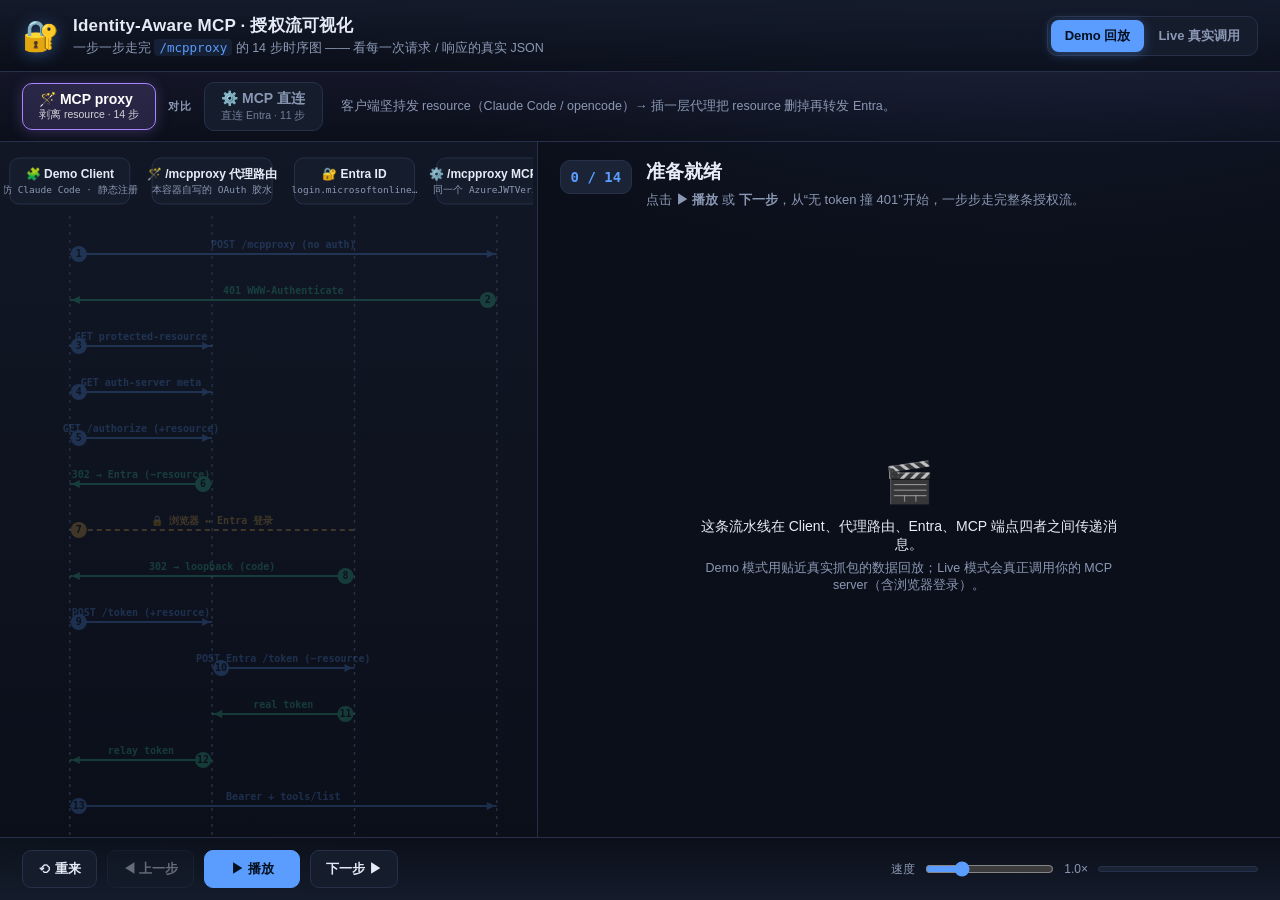
<file: docs/multi-client-implementation/oauth-mcp-flow-demo/public/index.html>
<!DOCTYPE html>
<html lang="zh-CN">
<head>
  <meta charset="UTF-8" />
  <meta name="viewport" content="width=device-width, initial-scale=1.0" />
  <title>MCP · OAuth 授权流可视化教学</title>
  <link rel="stylesheet" href="styles.css" />
</head>
<body>
  <header class="topbar">
    <div class="brand">
      <span class="brand-mark">🔐</span>
      <div class="brand-text">
        <h1>Identity-Aware MCP · 授权流可视化</h1>
        <p>一步一步走完 <code>/mcpproxy</code> 的 14 步时序图 —— 看每一次请求 / 响应的真实 JSON</p>
      </div>
    </div>
    <div class="mode-switch" role="tablist" aria-label="模式">
      <button id="modeDemo" class="mode-btn active" role="tab">Demo 回放</button>
      <button id="modeLive" class="mode-btn" role="tab">Live 真实调用</button>
    </div>
  </header>

  <div class="flowbar">
    <div class="flow-switch" role="tablist" aria-label="流程">
      <button id="flowProxy" class="flow-btn active" role="tab">
        <span class="fb-title">🪄 MCP proxy</span><span class="fb-sub">剥离 resource · 14 步</span>
      </button>
      <span class="flow-vs">对比</span>
      <button id="flowDirect" class="flow-btn" role="tab">
        <span class="fb-title">⚙️ MCP 直连</span><span class="fb-sub">直连 Entra · 11 步</span>
      </button>
    </div>
    <p id="flowTagline" class="flow-tagline"></p>
  </div>

  <main class="layout">
    <!-- 左：时序图 -->
    <section class="diagram-pane">
      <div class="diagram-scroll" id="diagramScroll">
        <svg id="diagram" xmlns="http://www.w3.org/2000/svg"></svg>
      </div>
    </section>

    <!-- 右：当前步骤详情 -->
    <section class="detail-pane">
      <div class="step-head">
        <div class="step-badge" id="stepBadge">0 / 14</div>
        <div class="step-titles">
          <h2 id="stepTitle">准备就绪</h2>
          <p id="stepDesc">点击 <b>▶ 播放</b> 或 <b>下一步</b>，从“无 token 撞 401”开始，一步步走完整条授权流。</p>
        </div>
        <span class="step-dir" id="stepDir"></span>
      </div>

      <div id="highlights" class="highlights"></div>

      <div class="wire" id="wire">
        <!-- request / response / note 卡片由 JS 注入 -->
        <div class="placeholder" id="placeholder">
          <div class="placeholder-inner">
            <div class="pl-icon">🎬</div>
            <p>这条流水线在 Client、代理路由、Entra、MCP 端点四者之间传递消息。</p>
            <p class="muted">Demo 模式用贴近真实抓包的数据回放；Live 模式会真正调用你的 MCP server（含浏览器登录）。</p>
          </div>
        </div>
      </div>

      <!-- Live 模式的登录卡（默认隐藏） -->
      <div id="livePanel" class="live-panel hidden"></div>
    </section>
  </main>

  <footer class="controls">
    <button id="btnRestart" class="ctl" title="重来">⟲ 重来</button>
    <button id="btnPrev" class="ctl" title="上一步">◀ 上一步</button>
    <button id="btnPlay" class="ctl ctl-primary" title="播放 / 暂停">▶ 播放</button>
    <button id="btnNext" class="ctl" title="下一步">下一步 ▶</button>
    <div class="spacer"></div>
    <label class="speed">
      速度
      <input id="speed" type="range" min="0.5" max="2.5" step="0.5" value="1" />
      <span id="speedVal">1.0×</span>
    </label>
    <div class="progress"><div id="progressBar" class="progress-bar"></div></div>
  </footer>

  <script src="steps.js"></script>
  <script src="app.js"></script>
</body>
</html>
</file>
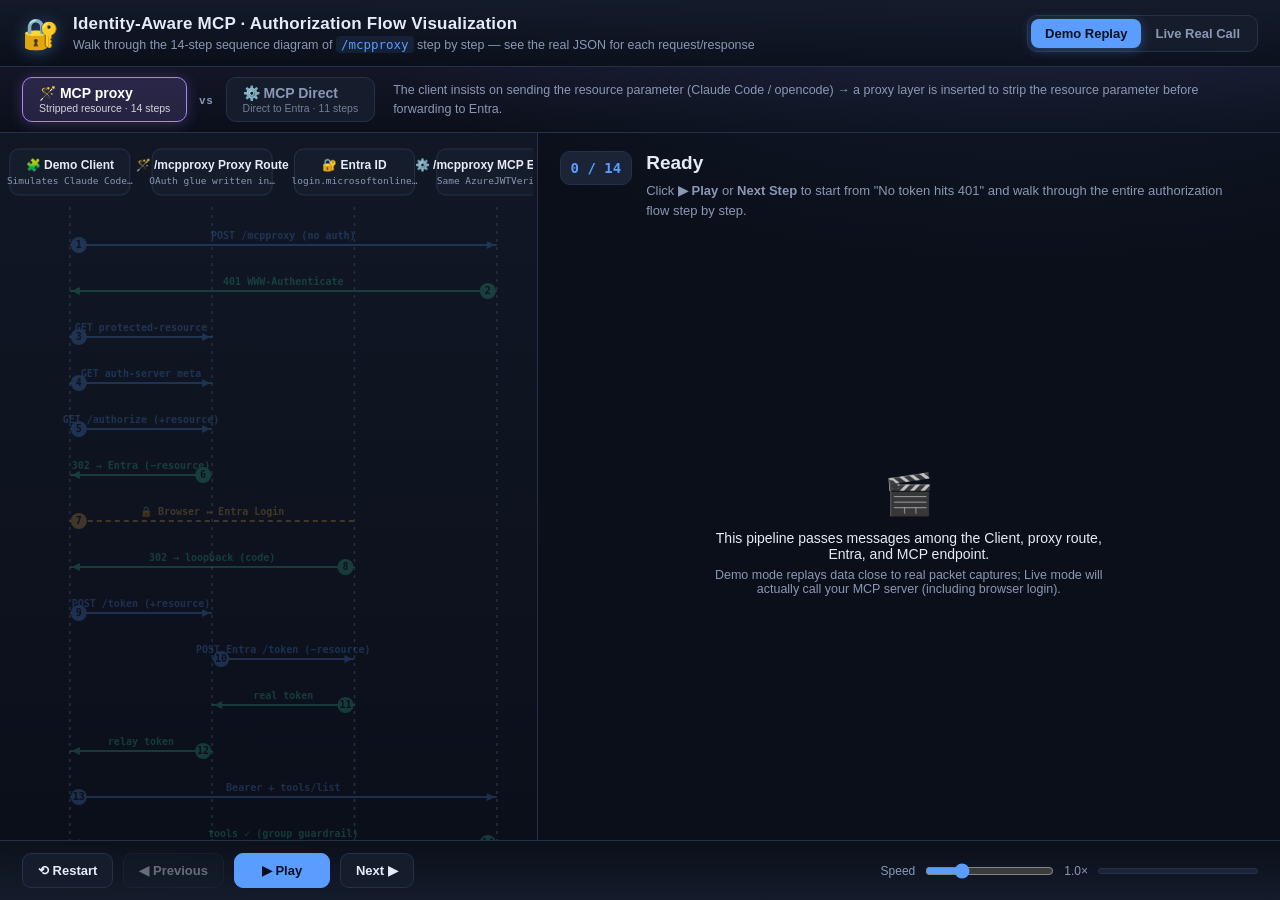
<file: docs/en/multi-client-implementation/oauth-mcp-flow-demo/public/index.html>
<!DOCTYPE html>
<html lang="en">
<head>
  <meta charset="UTF-8" />
  <meta name="viewport" content="width=device-width, initial-scale=1.0" />
  <title>MCP · OAuth Authorization Flow Visual Tutorial</title>
  <link rel="stylesheet" href="styles.css" />
</head>
<body>
  <header class="topbar">
    <div class="brand">
      <span class="brand-mark">🔐</span>
      <div class="brand-text">
        <h1>Identity-Aware MCP · Authorization Flow Visualization</h1>
        <p>Walk through the 14-step sequence diagram of <code>/mcpproxy</code> step by step — see the real JSON for each request/response</p>
      </div>
    </div>
    <div class="mode-switch" role="tablist" aria-label="Mode">
      <button id="modeDemo" class="mode-btn active" role="tab">Demo Replay</button>
      <button id="modeLive" class="mode-btn" role="tab">Live Real Call</button>
    </div>
  </header>

  <div class="flowbar">
    <div class="flow-switch" role="tablist" aria-label="Flow">
      <button id="flowProxy" class="flow-btn active" role="tab">
        <span class="fb-title">🪄 MCP proxy</span><span class="fb-sub">Stripped resource · 14 steps</span>
      </button>
      <span class="flow-vs">vs</span>
      <button id="flowDirect" class="flow-btn" role="tab">
        <span class="fb-title">⚙️ MCP Direct</span><span class="fb-sub">Direct to Entra · 11 steps</span>
      </button>
    </div>
    <p id="flowTagline" class="flow-tagline"></p>
  </div>

  <main class="layout">
    <!-- Left: Sequence Diagram -->
    <section class="diagram-pane">
      <div class="diagram-scroll" id="diagramScroll">
        <svg id="diagram" xmlns="http://www.w3.org/2000/svg"></svg>
      </div>
    </section>

    <!-- Right: Current Step Details -->
    <section class="detail-pane">
      <div class="step-head">
        <div class="step-badge" id="stepBadge">0 / 14</div>
        <div class="step-titles">
          <h2 id="stepTitle">Ready</h2>
          <p id="stepDesc">Click <b>▶ Play</b> or <b>Next Step</b> to start from "No token hits 401" and walk through the entire authorization flow step by step.</p>
        </div>
        <span class="step-dir" id="stepDir"></span>
      </div>

      <div id="highlights" class="highlights"></div>

      <div class="wire" id="wire">
        <!-- request / response / note cards injected by JS -->
        <div class="placeholder" id="placeholder">
          <div class="placeholder-inner">
            <div class="pl-icon">🎬</div>
            <p>This pipeline passes messages among the Client, proxy route, Entra, and MCP endpoint.</p>
            <p class="muted">Demo mode replays data close to real packet captures; Live mode will actually call your MCP server (including browser login).</p>
          </div>
        </div>
      </div>

      <!-- Live mode login panel (hidden by default) -->
      <div id="livePanel" class="live-panel hidden"></div>
    </section>
  </main>

  <footer class="controls">
    <button id="btnRestart" class="ctl" title="Restart">⟲ Restart</button>
    <button id="btnPrev" class="ctl" title="Previous Step">◀ Previous</button>
    <button id="btnPlay" class="ctl ctl-primary" title="Play / Pause">▶ Play</button>
    <button id="btnNext" class="ctl" title="Next Step">Next ▶</button>
    <div class="spacer"></div>
    <label class="speed">
      Speed
      <input id="speed" type="range" min="0.5" max="2.5" step="0.5" value="1" />
      <span id="speedVal">1.0×</span>
    </label>
    <div class="progress"><div id="progressBar" class="progress-bar"></div></div>
  </footer>

  <script src="steps.js"></script>
  <script src="app.js"></script>
</body>
</html>
</file>
<file: docs/multi-client-implementation/oauth-mcp-flow-demo/public/styles.css>
:root {
  --bg: #0b0f1a;
  --bg-2: #111725;
  --panel: #151c2c;
  --panel-2: #1b2436;
  --line: #263149;
  --text: #e6ecf7;
  --muted: #8b98b4;
  --accent: #5b9dff;      /* request / client */
  --accent-2: #38d39f;    /* response / ok */
  --amber: #f5b64a;       /* note */
  --violet: #a884ff;      /* proxy */
  --red: #ff6b6b;
  --client: #5b9dff;
  --proxy: #a884ff;
  --entra: #f5b64a;
  --mcp: #38d39f;
  --mono: ui-monospace, SFMono-Regular, "SF Mono", Menlo, Consolas, monospace;
  --sans: -apple-system, BlinkMacSystemFont, "Segoe UI", "PingFang SC", "Hiragino Sans GB", "Microsoft YaHei", sans-serif;
}

* { box-sizing: border-box; }
html, body { height: 100%; }
body {
  margin: 0;
  font-family: var(--sans);
  color: var(--text);
  background:
    radial-gradient(1200px 600px at 80% -10%, rgba(91,157,255,0.10), transparent 60%),
    radial-gradient(1000px 500px at -10% 110%, rgba(56,211,159,0.08), transparent 60%),
    var(--bg);
  display: flex;
  flex-direction: column;
  overflow: hidden;
}
code { font-family: var(--mono); }

/* ── Topbar ─────────────────────────────────────────── */
.topbar {
  display: flex; align-items: center; justify-content: space-between;
  gap: 16px; padding: 14px 22px;
  border-bottom: 1px solid var(--line);
  background: linear-gradient(180deg, rgba(21,28,44,0.9), rgba(11,15,26,0.6));
  backdrop-filter: blur(6px);
}
.brand { display: flex; align-items: center; gap: 14px; }
.brand-mark { font-size: 30px; filter: drop-shadow(0 2px 8px rgba(91,157,255,0.4)); }
.brand-text h1 { margin: 0; font-size: 17px; letter-spacing: 0.2px; }
.brand-text p { margin: 3px 0 0; font-size: 12.5px; color: var(--muted); }
.brand-text code { color: var(--accent); background: rgba(91,157,255,0.1); padding: 1px 5px; border-radius: 4px; }

.mode-switch { display: flex; background: var(--panel); border: 1px solid var(--line); border-radius: 10px; padding: 3px; }
.mode-btn {
  border: 0; background: transparent; color: var(--muted);
  padding: 7px 14px; border-radius: 8px; cursor: pointer; font-size: 13px; font-weight: 600;
  transition: all .18s ease;
}
.mode-btn.active { background: var(--accent); color: #04101f; box-shadow: 0 2px 12px rgba(91,157,255,0.35); }
.mode-btn:not(.active):hover { color: var(--text); }

/* ── Flow switch bar ────────────────────────────────── */
.flowbar {
  display: flex; align-items: center; gap: 18px; flex-wrap: wrap;
  padding: 10px 22px; border-bottom: 1px solid var(--line);
  background: linear-gradient(180deg, rgba(168,132,255,0.06), rgba(11,15,26,0));
}
.flow-switch { display: flex; align-items: center; gap: 12px; }
.flow-btn {
  display: flex; flex-direction: column; align-items: flex-start; gap: 1px;
  border: 1px solid var(--line); background: var(--panel); color: var(--muted);
  padding: 7px 16px; border-radius: 10px; cursor: pointer; transition: all .18s ease;
}
.flow-btn .fb-title { font-size: 14px; font-weight: 700; }
.flow-btn .fb-sub { font-size: 10.5px; opacity: .8; }
.flow-btn:not(.active):hover { color: var(--text); border-color: var(--violet); }
.flow-btn.active { color: #fff; border-color: var(--violet); background: rgba(168,132,255,0.16); box-shadow: 0 2px 14px rgba(168,132,255,0.25); }
#flowDirect.active { border-color: var(--mcp); background: rgba(56,211,159,0.14); box-shadow: 0 2px 14px rgba(56,211,159,0.22); }
.flow-vs { font-size: 11px; color: var(--muted); font-weight: 700; letter-spacing: 1px; }
.flow-tagline { margin: 0; font-size: 12.5px; color: var(--muted); line-height: 1.5; flex: 1; min-width: 220px; }

/* ── Layout ─────────────────────────────────────────── */
.layout { flex: 1; display: grid; grid-template-columns: minmax(360px, 42%) 1fr; min-height: 0; }
.diagram-pane { border-right: 1px solid var(--line); background: linear-gradient(180deg, var(--bg-2), var(--bg)); min-height: 0; }
.diagram-scroll { height: 100%; overflow-y: auto; padding: 8px 4px 40px; scroll-behavior: smooth; }
#diagram { width: 100%; display: block; }

.detail-pane { display: flex; flex-direction: column; min-height: 0; padding: 18px 22px; overflow-y: auto; }

/* ── Step head ──────────────────────────────────────── */
.step-head { display: flex; align-items: flex-start; gap: 14px; }
.step-badge {
  flex: 0 0 auto; min-width: 58px; text-align: center;
  font-family: var(--mono); font-weight: 700; font-size: 14px;
  padding: 8px 10px; border-radius: 10px;
  background: var(--panel-2); border: 1px solid var(--line); color: var(--accent);
}
.step-titles { flex: 1; min-width: 0; }
.step-titles h2 { margin: 0; font-size: 19px; line-height: 1.25; }
.step-titles p { margin: 6px 0 0; color: var(--muted); font-size: 13px; line-height: 1.55; }
.step-dir {
  flex: 0 0 auto; font-size: 11px; font-weight: 700; letter-spacing: .5px;
  padding: 4px 9px; border-radius: 999px; text-transform: uppercase;
}
.step-dir.req { background: rgba(91,157,255,0.14); color: var(--accent); }
.step-dir.res { background: rgba(56,211,159,0.14); color: var(--accent-2); }
.step-dir.note { background: rgba(245,182,74,0.14); color: var(--amber); }

/* ── Highlights ─────────────────────────────────────── */
.highlights { margin-top: 14px; display: flex; flex-direction: column; gap: 8px; }
.hl {
  display: flex; align-items: flex-start; gap: 9px;
  font-size: 12.5px; line-height: 1.5;
  padding: 9px 12px; border-radius: 9px; border: 1px solid var(--line);
  animation: hlIn .4s ease both;
}
.hl .hl-ic { font-size: 14px; line-height: 1.3; }
.hl.key { background: rgba(91,157,255,0.07); border-color: rgba(91,157,255,0.3); }
.hl.removed { background: rgba(255,107,107,0.08); border-color: rgba(255,107,107,0.35); }
.hl.removed-preview { background: rgba(245,182,74,0.07); border-color: rgba(245,182,74,0.3); }
.hl.added { background: rgba(56,211,159,0.07); border-color: rgba(56,211,159,0.3); }
.hl.clean { background: rgba(56,211,159,0.1); border-color: rgba(56,211,159,0.45); color: #b9f4d8; }
.hl.diff { background: rgba(168,132,255,0.1); border-color: rgba(168,132,255,0.45); color: #d9c9ff; }
@keyframes hlIn { from { opacity: 0; transform: translateX(-6px); } to { opacity: 1; transform: none; } }

/* ── Wire (request/response cards) ──────────────────── */
.wire { margin-top: 16px; flex: 1; display: flex; flex-direction: column; gap: 14px; min-height: 0; }
.placeholder { display: flex; align-items: center; justify-content: center; height: 100%; text-align: center; }
.placeholder-inner { max-width: 420px; }
.pl-icon { font-size: 40px; margin-bottom: 12px; opacity: .8; }
.placeholder p { color: var(--text); font-size: 14px; margin: 6px 0; }
.placeholder .muted { color: var(--muted); font-size: 12.5px; }

.msgcard {
  border: 1px solid var(--line); border-radius: 12px; overflow: hidden;
  background: var(--panel); box-shadow: 0 8px 30px rgba(0,0,0,.25);
  animation: cardIn .45s cubic-bezier(.2,.8,.2,1) both;
}
.msgcard.res { animation-delay: .12s; }
@keyframes cardIn { from { opacity: 0; transform: translateY(14px) scale(.985); } to { opacity: 1; transform: none; } }

.msgcard-head {
  display: flex; align-items: center; gap: 10px;
  padding: 9px 13px; font-size: 12px; font-weight: 700; letter-spacing: .4px;
  border-bottom: 1px solid var(--line); text-transform: uppercase; color: var(--muted);
}
.msgcard.req .msgcard-head { background: rgba(91,157,255,0.08); }
.msgcard.res .msgcard-head { background: rgba(56,211,159,0.08); }
.dot { width: 8px; height: 8px; border-radius: 50%; }
.msgcard.req .dot { background: var(--accent); box-shadow: 0 0 10px var(--accent); }
.msgcard.res .dot { background: var(--accent-2); box-shadow: 0 0 10px var(--accent-2); }
.badge-method {
  font-family: var(--mono); font-weight: 700; padding: 2px 7px; border-radius: 5px; font-size: 11px;
  background: var(--panel-2); color: var(--text); border: 1px solid var(--line);
}
.status-pill { margin-left: auto; font-family: var(--mono); font-weight: 700; }
.status-pill.ok { color: var(--accent-2); }
.status-pill.redir { color: var(--amber); }
.status-pill.err { color: var(--red); }

.msgcard-body { padding: 12px 14px; font-family: var(--mono); font-size: 12.5px; line-height: 1.6; overflow-x: auto; }
.reqline { color: var(--text); margin-bottom: 8px; word-break: break-all; }
.reqline .m { color: var(--accent); font-weight: 700; }
.hdrs { margin: 0 0 10px; padding: 0; list-style: none; }
.hdrs li { color: var(--muted); word-break: break-all; }
.hdrs .hk { color: #9fb4d8; }
.hdrs .hv { color: var(--text); }
.body-block { margin: 0; white-space: pre; }
.section-label { color: var(--muted); font-size: 10.5px; letter-spacing: .6px; text-transform: uppercase; margin: 6px 0 4px; }

/* url param rendering */
.qparams { padding-left: 14px; }
.qp { display: block; word-break: break-all; }
.qp .qk { color: #9fb4d8; }
.qp .qv { color: var(--text); }
.qp.stripped { opacity: .55; }
.qp.stripped .qk, .qp.stripped .qv { text-decoration: line-through; text-decoration-color: var(--red); }
.qp.stripped::after { content: " ✕ 已删"; color: var(--red); text-decoration: none; font-size: 10.5px; }
.qp.added::after { content: " + 已补"; color: var(--accent-2); font-size: 10.5px; }

/* JSON syntax colors */
.tok-key { color: #7fb0ff; }
.tok-str { color: #8ee6b8; }
.tok-num { color: #f5b64a; }
.tok-bool { color: #ff9db1; }
.tok-null { color: var(--muted); }

/* decoded jwt / actor note */
.decoded, .actor-note, .note-card {
  border: 1px dashed var(--line); border-radius: 10px; padding: 11px 14px;
  background: repeating-linear-gradient(45deg, rgba(255,255,255,0.012) 0 10px, transparent 10px 20px);
  animation: cardIn .5s ease both;
}
.decoded .dc-title, .actor-note .an-title, .note-card .nc-title {
  font-size: 12px; font-weight: 700; color: var(--amber); margin-bottom: 8px; letter-spacing: .3px;
}
.actor-note .an-title { color: var(--mcp); }
.note-card .nc-title { color: var(--amber); }
.note-card .nc-line, .actor-note .an-line { font-size: 13px; color: var(--text); margin: 5px 0; line-height: 1.55; }
.note-card .nc-line.muted { color: var(--muted); }

/* ── Live panel ─────────────────────────────────────── */
.live-panel { margin-top: 14px; border: 1px solid var(--line); border-radius: 12px; padding: 16px; background: var(--panel); }
.live-panel.hidden { display: none; }
.live-panel h3 { margin: 0 0 8px; font-size: 15px; }
.live-flowtag { font-size: 11px; font-weight: 700; color: var(--violet); background: rgba(168,132,255,0.12); padding: 2px 8px; border-radius: 999px; margin-left: 6px; }
.live-panel p { margin: 6px 0; font-size: 13px; color: var(--muted); line-height: 1.55; }
.live-actions { margin-top: 12px; display: flex; gap: 10px; flex-wrap: wrap; }
.btn {
  border: 0; border-radius: 9px; padding: 10px 16px; font-size: 13px; font-weight: 700; cursor: pointer;
  background: var(--accent); color: #04101f; transition: transform .12s ease, box-shadow .12s ease;
}
.btn:hover { transform: translateY(-1px); box-shadow: 0 6px 18px rgba(91,157,255,0.35); }
.btn.ghost { background: var(--panel-2); color: var(--text); border: 1px solid var(--line); }
.status-line { font-size: 12.5px; color: var(--muted); margin-top: 10px; font-family: var(--mono); }
.status-line.wait::before { content: "⏳ "; }
.status-line.ok { color: var(--accent-2); }
.status-line.ok::before { content: "✓ "; }
.status-line.err { color: var(--red); }
.status-line.err::before { content: "✕ "; }

/* ── Controls ───────────────────────────────────────── */
.controls {
  display: flex; align-items: center; gap: 10px;
  padding: 12px 22px; border-top: 1px solid var(--line);
  background: linear-gradient(0deg, rgba(21,28,44,0.9), rgba(11,15,26,0.5));
}
.ctl {
  border: 1px solid var(--line); background: var(--panel); color: var(--text);
  padding: 9px 15px; border-radius: 9px; cursor: pointer; font-size: 13px; font-weight: 600;
  transition: all .15s ease;
}
.ctl:hover:not(:disabled) { border-color: var(--accent); color: #fff; }
.ctl:disabled { opacity: .4; cursor: not-allowed; }
.ctl-primary { background: var(--accent); color: #04101f; border-color: var(--accent); min-width: 96px; }
.ctl-primary:hover:not(:disabled) { box-shadow: 0 4px 16px rgba(91,157,255,0.4); color: #04101f; }
.spacer { flex: 1; }
.speed { display: flex; align-items: center; gap: 8px; font-size: 12px; color: var(--muted); }
.speed input { accent-color: var(--accent); }
.progress { width: 160px; height: 6px; background: var(--panel-2); border-radius: 999px; overflow: hidden; border: 1px solid var(--line); }
.progress-bar { height: 100%; width: 0; background: linear-gradient(90deg, var(--accent), var(--accent-2)); transition: width .4s ease; }

/* ── SVG diagram bits ───────────────────────────────── */
.lane-head-box { fill: var(--panel); stroke: var(--line); }
.lane-head-label { fill: var(--text); font: 700 12px var(--sans); }
.lane-head-sub { fill: var(--muted); font: 400 9.5px var(--mono); }
.lifeline { stroke: var(--line); stroke-width: 1.4; stroke-dasharray: 3 5; }
/* the whole arrow group fades by state; children keep full opacity */
.arrow { opacity: .22; transition: opacity .3s ease; }
.arrow.done { opacity: .5; }
.arrow.active { opacity: 1; }
.arrow-line { stroke-width: 2; fill: none; }
.arrow.active .arrow-line { stroke-width: 2.6; }
.arrow-label { font: 600 10px var(--mono); }
.arrow-num { font: 700 10px var(--mono); fill: var(--bg); }
.self-box { fill: rgba(56,211,159,0.08); stroke: var(--mcp); stroke-dasharray: 4 3; }

.packet { filter: drop-shadow(0 0 6px currentColor); }

.hidden { display: none !important; }

@media (max-width: 900px) {
  .layout { grid-template-columns: 1fr; grid-template-rows: 40% 1fr; }
  .diagram-pane { border-right: 0; border-bottom: 1px solid var(--line); }
}
</file>
<file: docs/en/multi-client-implementation/oauth-mcp-flow-demo/public/styles.css>
:root {
  --bg: #0b0f1a;
  --bg-2: #111725;
  --panel: #151c2c;
  --panel-2: #1b2436;
  --line: #263149;
  --text: #e6ecf7;
  --muted: #8b98b4;
  --accent: #5b9dff;      /* request / client */
  --accent-2: #38d39f;    /* response / ok */
  --amber: #f5b64a;       /* note */
  --violet: #a884ff;      /* proxy */
  --red: #ff6b6b;
  --client: #5b9dff;
  --proxy: #a884ff;
  --entra: #f5b64a;
  --mcp: #38d39f;
  --mono: ui-monospace, SFMono-Regular, "SF Mono", Menlo, Consolas, monospace;
  --sans: -apple-system, BlinkMacSystemFont, "Segoe UI", "PingFang SC", "Hiragino Sans GB", "Microsoft YaHei", sans-serif;
}

* { box-sizing: border-box; }
html, body { height: 100%; }
body {
  margin: 0;
  font-family: var(--sans);
  color: var(--text);
  background:
    radial-gradient(1200px 600px at 80% -10%, rgba(91,157,255,0.10), transparent 60%),
    radial-gradient(1000px 500px at -10% 110%, rgba(56,211,159,0.08), transparent 60%),
    var(--bg);
  display: flex;
  flex-direction: column;
  overflow: hidden;
}
code { font-family: var(--mono); }

/* ── Topbar ─────────────────────────────────────────── */
.topbar {
  display: flex; align-items: center; justify-content: space-between;
  gap: 16px; padding: 14px 22px;
  border-bottom: 1px solid var(--line);
  background: linear-gradient(180deg, rgba(21,28,44,0.9), rgba(11,15,26,0.6));
  backdrop-filter: blur(6px);
}
.brand { display: flex; align-items: center; gap: 14px; }
.brand-mark { font-size: 30px; filter: drop-shadow(0 2px 8px rgba(91,157,255,0.4)); }
.brand-text h1 { margin: 0; font-size: 17px; letter-spacing: 0.2px; }
.brand-text p { margin: 3px 0 0; font-size: 12.5px; color: var(--muted); }
.brand-text code { color: var(--accent); background: rgba(91,157,255,0.1); padding: 1px 5px; border-radius: 4px; }

.mode-switch { display: flex; background: var(--panel); border: 1px solid var(--line); border-radius: 10px; padding: 3px; }
.mode-btn {
  border: 0; background: transparent; color: var(--muted);
  padding: 7px 14px; border-radius: 8px; cursor: pointer; font-size: 13px; font-weight: 600;
  transition: all .18s ease;
}
.mode-btn.active { background: var(--accent); color: #04101f; box-shadow: 0 2px 12px rgba(91,157,255,0.35); }
.mode-btn:not(.active):hover { color: var(--text); }

/* ── Flow switch bar ────────────────────────────────── */
.flowbar {
  display: flex; align-items: center; gap: 18px; flex-wrap: wrap;
  padding: 10px 22px; border-bottom: 1px solid var(--line);
  background: linear-gradient(180deg, rgba(168,132,255,0.06), rgba(11,15,26,0));
}
.flow-switch { display: flex; align-items: center; gap: 12px; }
.flow-btn {
  display: flex; flex-direction: column; align-items: flex-start; gap: 1px;
  border: 1px solid var(--line); background: var(--panel); color: var(--muted);
  padding: 7px 16px; border-radius: 10px; cursor: pointer; transition: all .18s ease;
}
.flow-btn .fb-title { font-size: 14px; font-weight: 700; }
.flow-btn .fb-sub { font-size: 10.5px; opacity: .8; }
.flow-btn:not(.active):hover { color: var(--text); border-color: var(--violet); }
.flow-btn.active { color: #fff; border-color: var(--violet); background: rgba(168,132,255,0.16); box-shadow: 0 2px 14px rgba(168,132,255,0.25); }
#flowDirect.active { border-color: var(--mcp); background: rgba(56,211,159,0.14); box-shadow: 0 2px 14px rgba(56,211,159,0.22); }
.flow-vs { font-size: 11px; color: var(--muted); font-weight: 700; letter-spacing: 1px; }
.flow-tagline { margin: 0; font-size: 12.5px; color: var(--muted); line-height: 1.5; flex: 1; min-width: 220px; }

/* ── Layout ─────────────────────────────────────────── */
.layout { flex: 1; display: grid; grid-template-columns: minmax(360px, 42%) 1fr; min-height: 0; }
.diagram-pane { border-right: 1px solid var(--line); background: linear-gradient(180deg, var(--bg-2), var(--bg)); min-height: 0; }
.diagram-scroll { height: 100%; overflow-y: auto; padding: 8px 4px 40px; scroll-behavior: smooth; }
#diagram { width: 100%; display: block; }

.detail-pane { display: flex; flex-direction: column; min-height: 0; padding: 18px 22px; overflow-y: auto; }

/* ── Step head ──────────────────────────────────────── */
.step-head { display: flex; align-items: flex-start; gap: 14px; }
.step-badge {
  flex: 0 0 auto; min-width: 58px; text-align: center;
  font-family: var(--mono); font-weight: 700; font-size: 14px;
  padding: 8px 10px; border-radius: 10px;
  background: var(--panel-2); border: 1px solid var(--line); color: var(--accent);
}
.step-titles { flex: 1; min-width: 0; }
.step-titles h2 { margin: 0; font-size: 19px; line-height: 1.25; }
.step-titles p { margin: 6px 0 0; color: var(--muted); font-size: 13px; line-height: 1.55; }
.step-dir {
  flex: 0 0 auto; font-size: 11px; font-weight: 700; letter-spacing: .5px;
  padding: 4px 9px; border-radius: 999px; text-transform: uppercase;
}
.step-dir.req { background: rgba(91,157,255,0.14); color: var(--accent); }
.step-dir.res { background: rgba(56,211,159,0.14); color: var(--accent-2); }
.step-dir.note { background: rgba(245,182,74,0.14); color: var(--amber); }

/* ── Highlights ─────────────────────────────────────── */
.highlights { margin-top: 14px; display: flex; flex-direction: column; gap: 8px; }
.hl {
  display: flex; align-items: flex-start; gap: 9px;
  font-size: 12.5px; line-height: 1.5;
  padding: 9px 12px; border-radius: 9px; border: 1px solid var(--line);
  animation: hlIn .4s ease both;
}
.hl .hl-ic { font-size: 14px; line-height: 1.3; }
.hl.key { background: rgba(91,157,255,0.07); border-color: rgba(91,157,255,0.3); }
.hl.removed { background: rgba(255,107,107,0.08); border-color: rgba(255,107,107,0.35); }
.hl.removed-preview { background: rgba(245,182,74,0.07); border-color: rgba(245,182,74,0.3); }
.hl.added { background: rgba(56,211,159,0.07); border-color: rgba(56,211,159,0.3); }
.hl.clean { background: rgba(56,211,159,0.1); border-color: rgba(56,211,159,0.45); color: #b9f4d8; }
.hl.diff { background: rgba(168,132,255,0.1); border-color: rgba(168,132,255,0.45); color: #d9c9ff; }
@keyframes hlIn { from { opacity: 0; transform: translateX(-6px); } to { opacity: 1; transform: none; } }

/* ── Wire (request/response cards) ──────────────────── */
.wire { margin-top: 16px; flex: 1; display: flex; flex-direction: column; gap: 14px; min-height: 0; }
.placeholder { display: flex; align-items: center; justify-content: center; height: 100%; text-align: center; }
.placeholder-inner { max-width: 420px; }
.pl-icon { font-size: 40px; margin-bottom: 12px; opacity: .8; }
.placeholder p { color: var(--text); font-size: 14px; margin: 6px 0; }
.placeholder .muted { color: var(--muted); font-size: 12.5px; }

.msgcard {
  border: 1px solid var(--line); border-radius: 12px; overflow: hidden;
  background: var(--panel); box-shadow: 0 8px 30px rgba(0,0,0,.25);
  animation: cardIn .45s cubic-bezier(.2,.8,.2,1) both;
}
.msgcard.res { animation-delay: .12s; }
@keyframes cardIn { from { opacity: 0; transform: translateY(14px) scale(.985); } to { opacity: 1; transform: none; } }

.msgcard-head {
  display: flex; align-items: center; gap: 10px;
  padding: 9px 13px; font-size: 12px; font-weight: 700; letter-spacing: .4px;
  border-bottom: 1px solid var(--line); text-transform: uppercase; color: var(--muted);
}
.msgcard.req .msgcard-head { background: rgba(91,157,255,0.08); }
.msgcard.res .msgcard-head { background: rgba(56,211,159,0.08); }
.dot { width: 8px; height: 8px; border-radius: 50%; }
.msgcard.req .dot { background: var(--accent); box-shadow: 0 0 10px var(--accent); }
.msgcard.res .dot { background: var(--accent-2); box-shadow: 0 0 10px var(--accent-2); }
.badge-method {
  font-family: var(--mono); font-weight: 700; padding: 2px 7px; border-radius: 5px; font-size: 11px;
  background: var(--panel-2); color: var(--text); border: 1px solid var(--line);
}
.status-pill { margin-left: auto; font-family: var(--mono); font-weight: 700; }
.status-pill.ok { color: var(--accent-2); }
.status-pill.redir { color: var(--amber); }
.status-pill.err { color: var(--red); }

.msgcard-body { padding: 12px 14px; font-family: var(--mono); font-size: 12.5px; line-height: 1.6; overflow-x: auto; }
.reqline { color: var(--text); margin-bottom: 8px; word-break: break-all; }
.reqline .m { color: var(--accent); font-weight: 700; }
.hdrs { margin: 0 0 10px; padding: 0; list-style: none; }
.hdrs li { color: var(--muted); word-break: break-all; }
.hdrs .hk { color: #9fb4d8; }
.hdrs .hv { color: var(--text); }
.body-block { margin: 0; white-space: pre; }
.section-label { color: var(--muted); font-size: 10.5px; letter-spacing: .6px; text-transform: uppercase; margin: 6px 0 4px; }

/* url param rendering */
.qparams { padding-left: 14px; }
.qp { display: block; word-break: break-all; }
.qp .qk { color: #9fb4d8; }
.qp .qv { color: var(--text); }
.qp.stripped { opacity: .55; }
.qp.stripped .qk, .qp.stripped .qv { text-decoration: line-through; text-decoration-color: var(--red); }
.qp.stripped::after { content: " ✕ removed"; color: var(--red); text-decoration: none; font-size: 10.5px; }
.qp.added::after { content: " + added"; color: var(--accent-2); font-size: 10.5px; }

/* JSON syntax colors */
.tok-key { color: #7fb0ff; }
.tok-str { color: #8ee6b8; }
.tok-num { color: #f5b64a; }
.tok-bool { color: #ff9db1; }
.tok-null { color: var(--muted); }

/* decoded jwt / actor note */
.decoded, .actor-note, .note-card {
  border: 1px dashed var(--line); border-radius: 10px; padding: 11px 14px;
  background: repeating-linear-gradient(45deg, rgba(255,255,255,0.012) 0 10px, transparent 10px 20px);
  animation: cardIn .5s ease both;
}
.decoded .dc-title, .actor-note .an-title, .note-card .nc-title {
  font-size: 12px; font-weight: 700; color: var(--amber); margin-bottom: 8px; letter-spacing: .3px;
}
.actor-note .an-title { color: var(--mcp); }
.note-card .nc-title { color: var(--amber); }
.note-card .nc-line, .actor-note .an-line { font-size: 13px; color: var(--text); margin: 5px 0; line-height: 1.55; }
.note-card .nc-line.muted { color: var(--muted); }

/* ── Live panel ─────────────────────────────────────── */
.live-panel { margin-top: 14px; border: 1px solid var(--line); border-radius: 12px; padding: 16px; background: var(--panel); }
.live-panel.hidden { display: none; }
.live-panel h3 { margin: 0 0 8px; font-size: 15px; }
.live-flowtag { font-size: 11px; font-weight: 700; color: var(--violet); background: rgba(168,132,255,0.12); padding: 2px 8px; border-radius: 999px; margin-left: 6px; }
.live-panel p { margin: 6px 0; font-size: 13px; color: var(--muted); line-height: 1.55; }
.live-actions { margin-top: 12px; display: flex; gap: 10px; flex-wrap: wrap; }
.btn {
  border: 0; border-radius: 9px; padding: 10px 16px; font-size: 13px; font-weight: 700; cursor: pointer;
  background: var(--accent); color: #04101f; transition: transform .12s ease, box-shadow .12s ease;
}
.btn:hover { transform: translateY(-1px); box-shadow: 0 6px 18px rgba(91,157,255,0.35); }
.btn.ghost { background: var(--panel-2); color: var(--text); border: 1px solid var(--line); }
.status-line { font-size: 12.5px; color: var(--muted); margin-top: 10px; font-family: var(--mono); }
.status-line.wait::before { content: "⏳ "; }
.status-line.ok { color: var(--accent-2); }
.status-line.ok::before { content: "✓ "; }
.status-line.err { color: var(--red); }
.status-line.err::before { content: "✕ "; }

/* ── Controls ───────────────────────────────────────── */
.controls {
  display: flex; align-items: center; gap: 10px;
  padding: 12px 22px; border-top: 1px solid var(--line);
  background: linear-gradient(0deg, rgba(21,28,44,0.9), rgba(11,15,26,0.5));
}
.ctl {
  border: 1px solid var(--line); background: var(--panel); color: var(--text);
  padding: 9px 15px; border-radius: 9px; cursor: pointer; font-size: 13px; font-weight: 600;
  transition: all .15s ease;
}
.ctl:hover:not(:disabled) { border-color: var(--accent); color: #fff; }
.ctl:disabled { opacity: .4; cursor: not-allowed; }
.ctl-primary { background: var(--accent); color: #04101f; border-color: var(--accent); min-width: 96px; }
.ctl-primary:hover:not(:disabled) { box-shadow: 0 4px 16px rgba(91,157,255,0.4); color: #04101f; }
.spacer { flex: 1; }
.speed { display: flex; align-items: center; gap: 8px; font-size: 12px; color: var(--muted); }
.speed input { accent-color: var(--accent); }
.progress { width: 160px; height: 6px; background: var(--panel-2); border-radius: 999px; overflow: hidden; border: 1px solid var(--line); }
.progress-bar { height: 100%; width: 0; background: linear-gradient(90deg, var(--accent), var(--accent-2)); transition: width .4s ease; }

/* ── SVG diagram bits ───────────────────────────────── */
.lane-head-box { fill: var(--panel); stroke: var(--line); }
.lane-head-label { fill: var(--text); font: 700 12px var(--sans); }
.lane-head-sub { fill: var(--muted); font: 400 9.5px var(--mono); }
.lifeline { stroke: var(--line); stroke-width: 1.4; stroke-dasharray: 3 5; }
/* the whole arrow group fades by state; children keep full opacity */
.arrow { opacity: .22; transition: opacity .3s ease; }
.arrow.done { opacity: .5; }
.arrow.active { opacity: 1; }
.arrow-line { stroke-width: 2; fill: none; }
.arrow.active .arrow-line { stroke-width: 2.6; }
.arrow-label { font: 600 10px var(--mono); }
.arrow-num { font: 700 10px var(--mono); fill: var(--bg); }
.self-box { fill: rgba(56,211,159,0.08); stroke: var(--mcp); stroke-dasharray: 4 3; }

.packet { filter: drop-shadow(0 0 6px currentColor); }

.hidden { display: none !important; }

@media (max-width: 900px) {
  .layout { grid-template-columns: 1fr; grid-template-rows: 40% 1fr; }
  .diagram-pane { border-right: 0; border-bottom: 1px solid var(--line); }
}
</file>
